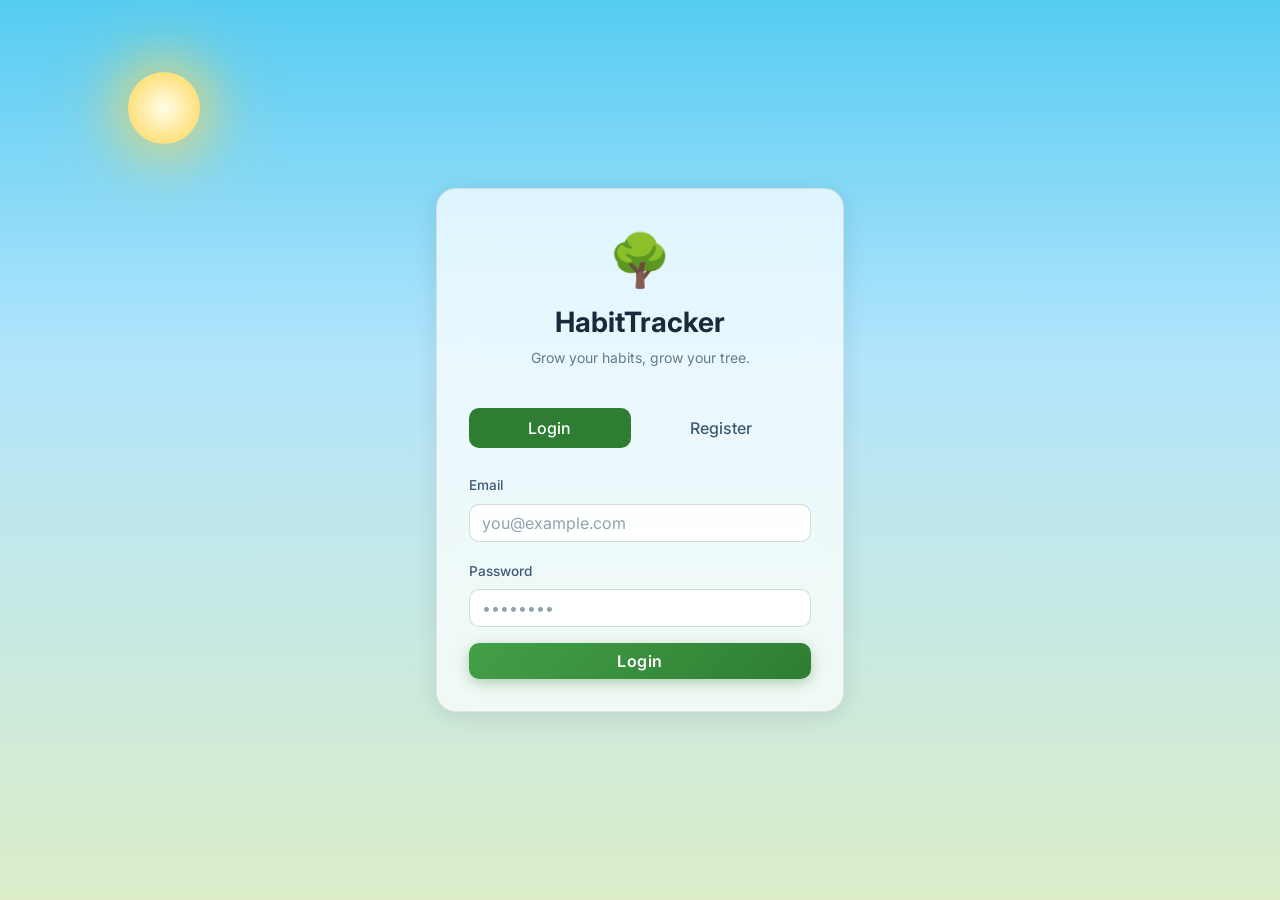
<file: index.html>
<!DOCTYPE html>
<html lang="en">
<head>
  <meta charset="UTF-8" />
  <meta name="viewport" content="width=device-width, initial-scale=1.0" />
  <title>HabitTracker — Login</title>
  <link rel="stylesheet" href="https://cdn.jsdelivr.net/npm/bootstrap@5.3.3/dist/css/bootstrap.min.css" />
  <link rel="stylesheet" href="css/main.css" />
  <script>
    // Apply theme before paint to avoid flash
    (function(){
      const h = new Date().getHours();
      document.documentElement.className = (h >= 6 && h < 18) ? 'day-theme' : 'night-theme';
    })();
  </script>
</head>
<body class="auth-page">

  <!-- Animated background scene -->
  <div class="bg-scene" id="bgScene"></div>

  <!-- Auth card -->
  <div class="auth-wrapper">
    <div class="auth-card card shadow-lg">
      <div class="text-center mb-4">
        <div class="auth-logo mb-2">🌳</div>
        <h3 class="fw-bold">HabitTracker</h3>
        <p class="text-muted small">Grow your habits, grow your tree.</p>
      </div>

      <!-- Tabs -->
      <ul class="nav nav-pills nav-fill mb-4" id="authTabs">
        <li class="nav-item">
          <button class="nav-link active" data-tab="login">Login</button>
        </li>
        <li class="nav-item">
          <button class="nav-link" data-tab="register">Register</button>
        </li>
      </ul>

      <!-- Alert -->
      <div id="authAlert" class="alert d-none" role="alert"></div>

      <!-- Login Form -->
      <form id="loginForm">
        <div class="mb-3">
          <label class="form-label">Email</label>
          <input type="email" id="loginEmail" class="form-control" placeholder="you@example.com" required />
        </div>
        <div class="mb-3">
          <label class="form-label">Password</label>
          <input type="password" id="loginPassword" class="form-control" placeholder="••••••••" required />
        </div>
        <button type="submit" class="btn btn-success w-100" id="loginBtn">
          <span class="btn-text">Login</span>
          <span class="spinner-border spinner-border-sm d-none ms-2" role="status"></span>
        </button>
      </form>

      <!-- Register Form -->
      <form id="registerForm" class="d-none">
        <div class="mb-3">
          <label class="form-label">Username</label>
          <input type="text" id="regUsername" class="form-control" placeholder="cooluser" required />
        </div>
        <div class="mb-3">
          <label class="form-label">Email</label>
          <input type="email" id="regEmail" class="form-control" placeholder="you@example.com" required />
        </div>
        <div class="mb-3">
          <label class="form-label">Password</label>
          <input type="password" id="regPassword" class="form-control" placeholder="••••••••" required />
        </div>
        <div class="mb-3">
          <label class="form-label">Confirm Password</label>
          <input type="password" id="regPassword2" class="form-control" placeholder="••••••••" required />
        </div>
        <button type="submit" class="btn btn-success w-100" id="registerBtn">
          <span class="btn-text">Create Account</span>
          <span class="spinner-border spinner-border-sm d-none ms-2" role="status"></span>
        </button>
      </form>
    </div>
  </div>

  <script src="https://cdn.jsdelivr.net/npm/jquery@3.7.1/dist/jquery.min.js"></script>
  <script src="https://cdn.jsdelivr.net/npm/bootstrap@5.3.3/dist/js/bootstrap.bundle.min.js"></script>
  <script src="js/api.js"></script>
  <script src="js/auth.js"></script>
  <script>
    // Build background scene
    (function () {
      const isDay = document.documentElement.classList.contains('day-theme');
      const scene = document.getElementById('bgScene');
      document.body.classList.add(isDay ? 'day-theme' : 'night-theme');

      if (isDay) {
        // Clouds
        for (let i = 1; i <= 4; i++) {
          const c = document.createElement('div');
          c.className = `cloud cloud-${i}`;
          scene.appendChild(c);
        }
        // Sun
        const sun = document.createElement('div');
        sun.style.cssText = 'position:absolute;top:8%;left:10%;width:72px;height:72px;border-radius:50%;background:radial-gradient(circle,#fffde7,#ffd54f);box-shadow:0 0 40px 16px rgba(255,213,79,.45),0 0 80px 30px rgba(255,213,79,.2);animation:moonGlow 4s ease-in-out infinite;';
        scene.appendChild(sun);
      } else {
        // Moon
        const moon = document.createElement('div');
        moon.className = 'moon';
        scene.appendChild(moon);
        // Stars
        for (let i = 0; i < 60; i++) {
          const s = document.createElement('div');
          s.className = 'star';
          s.style.cssText = `left:${Math.random()*100}%;top:${Math.random()*75}%;--dur:${2+Math.random()*3}s;--delay:${Math.random()*3}s;width:${Math.random()>0.7?4:2}px;height:${Math.random()>0.7?4:2}px;`;
          scene.appendChild(s);
        }
      }
    })();
  </script>
</body>
</html>
</file>
<file: css/main.css>
/* main.css — Gamified Growth Tree · Day / Night Theme */

/* ── Google Font ────────────────────────────────────────────────────────── */
@import url('https://fonts.googleapis.com/css2?family=Inter:wght@400;500;600;700&display=swap');

/* ── Global Reset ───────────────────────────────────────────────────────── */
*, *::before, *::after { box-sizing: border-box; }
html, body {
  margin: 0; padding: 0;
  font-family: 'Inter', 'Segoe UI', system-ui, sans-serif;
  height: 100%;
}

/* ══════════════════════════════════════════════════════════════════════════
   DAY THEME  (6 AM – 6 PM)
   ══════════════════════════════════════════════════════════════════════════ */
body.day-theme {
  --bg-gradient    : linear-gradient(180deg, #56CCF2 0%, #B3E5FC 40%, #DCEDC8 100%);
  --bg-card        : rgba(255,255,255,0.72);
  --bg-card-solid  : #ffffff;
  --bg-sidebar     : rgba(255,255,255,0.60);
  --bg-navbar      : rgba(255,255,255,0.85);
  --bg-panel       : rgba(255,255,255,0.90);
  --text-primary   : #1b2a3b;
  --text-secondary : #3d5a73;
  --text-muted     : #607d8b;
  --border-color   : rgba(0,0,0,0.08);
  --shadow         : 0 4px 24px rgba(0,0,0,0.10);
  --shadow-hover   : 0 8px 32px rgba(0,0,0,0.16);
  --accent-green   : #2e7d32;
  --accent-green-bg: rgba(46,125,50,0.12);
  --progress-bg    : rgba(0,0,0,0.08);
  --input-bg       : rgba(255,255,255,0.9);
  --input-border   : rgba(0,0,0,0.15);
  --modal-bg       : #ffffff;
}

/* ══════════════════════════════════════════════════════════════════════════
   NIGHT THEME  (6 PM – 6 AM)
   ══════════════════════════════════════════════════════════════════════════ */
body.night-theme {
  --bg-gradient    : linear-gradient(180deg, #0d0b1e 0%, #1a1040 45%, #12261e 100%);
  --bg-card        : rgba(255,255,255,0.07);
  --bg-card-solid  : #1a1a2e;
  --bg-sidebar     : rgba(255,255,255,0.05);
  --bg-navbar      : rgba(13,11,30,0.90);
  --bg-panel       : rgba(20,18,45,0.95);
  --text-primary   : #e8f5e9;
  --text-secondary : #a5d6a7;
  --text-muted     : #80cbc4;
  --border-color   : rgba(255,255,255,0.10);
  --shadow         : 0 4px 24px rgba(0,0,0,0.45);
  --shadow-hover   : 0 8px 32px rgba(0,0,0,0.60);
  --accent-green   : #66bb6a;
  --accent-green-bg: rgba(102,187,106,0.15);
  --progress-bg    : rgba(255,255,255,0.10);
  --input-bg       : rgba(255,255,255,0.08);
  --input-border   : rgba(255,255,255,0.15);
  --modal-bg       : #1e1b3a;
}

/* ── Animated background ────────────────────────────────────────────────── */
body { background: var(--bg-gradient); color: var(--text-primary); }
body.dashboard-page, body.auth-page { min-height: 100vh; }

/* ── Background scene container ─────────────────────────────────────────── */
.bg-scene {
  position: fixed; inset: 0; z-index: 0;
  background: var(--bg-gradient);
  overflow: hidden;
  pointer-events: none;
}

/* ── Clouds (day only) ──────────────────────────────────────────────────── */
.cloud {
  position: absolute;
  background: rgba(255,255,255,0.85);
  border-radius: 50px;
  filter: blur(2px);
}
.cloud::before, .cloud::after {
  content: '';
  position: absolute;
  background: rgba(255,255,255,0.85);
  border-radius: 50%;
}
.cloud-1 { width:120px; height:38px; top:8%; left:-140px;
  animation: floatCloud 28s linear infinite; }
.cloud-1::before { width:70px; height:60px; top:-28px; left:15px; }
.cloud-1::after  { width:50px; height:45px; top:-18px; left:55px; }

.cloud-2 { width:160px; height:48px; top:18%; left:-180px;
  animation: floatCloud 38s linear 10s infinite; }
.cloud-2::before { width:90px; height:72px; top:-36px; left:18px; }
.cloud-2::after  { width:65px; height:52px; top:-24px; left:78px; }

.cloud-3 { width:90px; height:30px; top:32%; left:-110px;
  animation: floatCloud 22s linear 5s infinite; }
.cloud-3::before { width:55px; height:48px; top:-24px; left:12px; }
.cloud-3::after  { width:40px; height:34px; top:-14px; left:42px; }

.cloud-4 { width:140px; height:42px; top:50%; left:-160px;
  animation: floatCloud 45s linear 18s infinite; }
.cloud-4::before { width:80px; height:64px; top:-32px; left:14px; }
.cloud-4::after  { width:60px; height:48px; top:-22px; left:66px; }

@keyframes floatCloud {
  from { transform: translateX(-10px); }
  to   { transform: translateX(110vw); }
}

/* ── Moon (night only) ──────────────────────────────────────────────────── */
.moon {
  position: absolute;
  top: 6%;  right: 8%;
  width: 64px; height: 64px;
  border-radius: 50%;
  background: radial-gradient(circle at 35% 35%, #fff9c4, #ffd54f);
  box-shadow: 0 0 30px 10px rgba(255,213,79,.35),
              0 0 60px 20px rgba(255,213,79,.15);
  animation: moonGlow 4s ease-in-out infinite;
}
@keyframes moonGlow {
  0%,100% { box-shadow: 0 0 30px 10px rgba(255,213,79,.35), 0 0 60px 20px rgba(255,213,79,.15); }
  50%     { box-shadow: 0 0 40px 16px rgba(255,213,79,.55), 0 0 80px 30px rgba(255,213,79,.25); }
}

/* ── Stars (night only) ─────────────────────────────────────────────────── */
.star {
  position: absolute;
  width: 3px; height: 3px;
  border-radius: 50%;
  background: #fff;
  animation: twinkle var(--dur,3s) ease-in-out var(--delay,0s) infinite;
}
@keyframes twinkle {
  0%,100% { opacity: 0.2; transform: scale(1); }
  50%     { opacity: 1;   transform: scale(1.4); }
}

/* ── Utility ────────────────────────────────────────────────────────────── */
.glass {
  background: var(--bg-card);
  backdrop-filter: blur(14px);
  -webkit-backdrop-filter: blur(14px);
  border: 1px solid var(--border-color);
  border-radius: 16px;
  box-shadow: var(--shadow);
}
.glass:hover { box-shadow: var(--shadow-hover); }

/* ══════════════════════════════════════════════════════════════════════════
   AUTH PAGE
   ══════════════════════════════════════════════════════════════════════════ */
body.auth-page {
  display: flex;
  align-items: center;
  justify-content: center;
  position: relative;
  overflow: hidden;
}

.auth-wrapper { position: relative; z-index: 10; width: 100%; max-width: 440px; padding: 1rem; }

.auth-card {
  background: var(--bg-card) !important;
  backdrop-filter: blur(18px) !important;
  -webkit-backdrop-filter: blur(18px) !important;
  border: 1px solid var(--border-color) !important;
  border-radius: 20px !important;
  box-shadow: var(--shadow) !important;
  color: var(--text-primary) !important;
  padding: 2rem !important;
}

.auth-logo { font-size: 3.2rem; animation: floatEmoji 3s ease-in-out infinite; }
@keyframes floatEmoji {
  0%,100% { transform: translateY(0); }
  50%     { transform: translateY(-8px); }
}

.auth-card h3 { color: var(--text-primary); font-weight: 700; }
.auth-card .text-muted { color: var(--text-muted) !important; }

.auth-card .nav-pills .nav-link {
  color: var(--text-secondary);
  border-radius: 10px;
  transition: all .2s;
  font-weight: 500;
}
.auth-card .nav-pills .nav-link.active {
  background: var(--accent-green);
  color: #fff;
}

.auth-card .form-label { color: var(--text-secondary); font-size: .85rem; font-weight: 500; }

.auth-card .form-control,
.auth-card .form-select {
  background: var(--input-bg);
  border: 1.5px solid var(--input-border);
  color: var(--text-primary);
  border-radius: 10px;
  transition: border-color .2s, box-shadow .2s;
}
.auth-card .form-control::placeholder { color: var(--text-muted); opacity: .7; }
.auth-card .form-control:focus,
.auth-card .form-select:focus {
  background: var(--input-bg);
  border-color: var(--accent-green);
  color: var(--text-primary);
  box-shadow: 0 0 0 3px var(--accent-green-bg);
  outline: none;
}

.auth-card .btn-success {
  background: linear-gradient(135deg, #43a047, #2e7d32);
  border: none;
  border-radius: 10px;
  font-weight: 600;
  letter-spacing: .03em;
  transition: all .25s;
  box-shadow: 0 4px 14px rgba(46,125,50,.35);
}
.auth-card .btn-success:hover {
  transform: translateY(-2px);
  box-shadow: 0 6px 20px rgba(46,125,50,.50);
}
.auth-card .btn-success:active { transform: translateY(0); }

#authAlert { border-radius: 10px; font-size: .88rem; }

/* ══════════════════════════════════════════════════════════════════════════
   DASHBOARD PAGE
   ══════════════════════════════════════════════════════════════════════════ */
body.dashboard-page {
  display: flex;
  flex-direction: column;
  height: 100vh;
  overflow: hidden;
  position: relative;
}

/* ── Navbar ─────────────────────────────────────────────────────────────── */
.app-navbar {
  position: relative; z-index: 100;
  background: var(--bg-navbar) !important;
  backdrop-filter: blur(14px);
  -webkit-backdrop-filter: blur(14px);
  border-bottom: 1px solid var(--border-color);
  flex-shrink: 0;
  padding: .6rem 1.2rem;
}
.app-navbar .navbar-brand {
  font-weight: 700; font-size: 1.2rem;
  color: var(--text-primary) !important;
}
.app-navbar .nav-meta { color: var(--text-secondary); font-size: .85rem; }

.streak-badge {
  display: inline-flex; align-items: center; gap: .3rem;
  background: linear-gradient(135deg, #ff6f00, #ff8f00);
  color: #fff; font-weight: 700; font-size: .95rem;
  padding: .25rem .7rem; border-radius: 20px;
  box-shadow: 0 2px 10px rgba(255,111,0,.40);
  animation: streakPulse 2.5s ease-in-out infinite;
}
@keyframes streakPulse {
  0%,100% { box-shadow: 0 2px 10px rgba(255,111,0,.40); }
  50%     { box-shadow: 0 2px 18px rgba(255,111,0,.70); }
}

.stage-badge {
  background: linear-gradient(135deg, #2e7d32, #43a047);
  color: #fff; font-weight: 600; font-size: .82rem;
  padding: .22rem .6rem; border-radius: 20px;
}

/* ── App body ────────────────────────────────────────────────────────────── */
.app-body {
  flex: 1; display: flex; overflow: hidden;
  position: relative; z-index: 10;
}

/* ── Sidebar ─────────────────────────────────────────────────────────────── */
.app-sidebar {
  width: 280px; flex-shrink: 0;
  background: var(--bg-sidebar);
  backdrop-filter: blur(14px);
  -webkit-backdrop-filter: blur(14px);
  border-right: 1px solid var(--border-color);
  display: flex; flex-direction: column;
  overflow: hidden;
  transition: transform .3s ease;
}

.sidebar-header {
  padding: .85rem 1rem .6rem;
  border-bottom: 1px solid var(--border-color);
  display: flex; align-items: center; justify-content: space-between;
}
.sidebar-header h6 { color: var(--text-primary); font-weight: 700; margin: 0; font-size: .9rem; }

.sidebar-scroll { flex: 1; overflow-y: auto; padding: .5rem; }
.sidebar-scroll::-webkit-scrollbar { width: 4px; }
.sidebar-scroll::-webkit-scrollbar-track { background: transparent; }
.sidebar-scroll::-webkit-scrollbar-thumb { background: var(--border-color); border-radius: 4px; }

/* Sidebar accordion */
.sidebar-accordion .accordion-item {
  background: transparent;
  border: none;
  margin-bottom: .4rem;
}
.sidebar-accordion .accordion-button {
  background: var(--bg-card);
  backdrop-filter: blur(8px);
  color: var(--text-primary);
  font-size: .85rem; font-weight: 600;
  padding: .6rem .8rem;
  border-radius: 10px !important;
  border: 1px solid var(--border-color);
  box-shadow: none;
  transition: all .2s;
  gap: .4rem;
}
.sidebar-accordion .accordion-button:not(.collapsed) {
  background: var(--accent-green-bg);
  color: var(--accent-green);
  border-bottom-left-radius: 0 !important;
  border-bottom-right-radius: 0 !important;
  border-bottom-color: transparent;
}
.sidebar-accordion .accordion-button::after { filter: none; }
.night-theme .sidebar-accordion .accordion-button::after { filter: invert(1); }

.sidebar-accordion .accordion-collapse { border-radius: 0 0 10px 10px; overflow: hidden; }
.sidebar-accordion .accordion-body {
  background: var(--bg-card);
  border: 1px solid var(--border-color);
  border-top: none;
  border-radius: 0 0 10px 10px;
  padding: .5rem .6rem;
}

/* Branch card in sidebar */
.branch-card-sidebar {
  background: transparent;
  border-left: 3px solid;
  border-radius: 8px;
  padding: .5rem .65rem;
  margin-bottom: .4rem;
  cursor: pointer;
  transition: all .2s;
}
.branch-card-sidebar:hover {
  background: var(--accent-green-bg);
  transform: translateX(3px);
}
.branch-card-sidebar .branch-name {
  font-size: .82rem; font-weight: 600;
  color: var(--text-primary);
  white-space: nowrap; overflow: hidden; text-overflow: ellipsis;
}
.branch-card-sidebar .branch-meta {
  font-size: .72rem; color: var(--text-muted);
  display: flex; justify-content: space-between; margin-top: 2px;
}
.branch-progress { height: 3px; border-radius: 3px; background: var(--progress-bg); margin-top: 4px; }
.branch-progress-bar { height: 100%; border-radius: 3px; transition: width .4s ease; }

/* ── Main content area ───────────────────────────────────────────────────── */
.main-area {
  flex: 1; display: flex; overflow: hidden; position: relative;
}

/* ── Tree panel ─────────────────────────────────────────────────────────── */
.tree-panel {
  flex: 1; position: relative; overflow: hidden;
}

.day-theme .tree-panel {
  background: radial-gradient(ellipse at 50% 100%, #66BB6A 0%, #AED581 15%, #80DEEA 55%, transparent 80%);
}
.night-theme .tree-panel {
  background: radial-gradient(ellipse at 50% 100%, #1B5E20 0%, #1a237e 40%, transparent 80%);
}

#tree-canvas {
  display: block; width: 100%; height: 100%; cursor: default;
}

.tree-loading {
  position: absolute; inset: 0;
  background: rgba(0,0,0,.15);
  backdrop-filter: blur(4px);
  z-index: 10;
  display: flex; align-items: center; justify-content: center;
}
.day-theme .tree-loading { background: rgba(255,255,255,.30); }

.tree-empty {
  position: absolute; inset: 0;
  display: flex; flex-direction: column; align-items: center; justify-content: center;
}
.tree-empty-icon { font-size: 5rem; animation: floatEmoji 3s ease-in-out infinite; }
.tree-empty p { color: var(--text-secondary); font-size: 1.05rem; margin: .5rem 0 1rem; }

/* ── Detail panel ───────────────────────────────────────────────────────── */
.detail-panel {
  width: 360px; flex-shrink: 0;
  background: var(--bg-panel);
  backdrop-filter: blur(18px);
  -webkit-backdrop-filter: blur(18px);
  border-left: 1px solid var(--border-color);
  display: flex; flex-direction: column;
  overflow: hidden;
  animation: slideIn .22s cubic-bezier(.22,1,.36,1);
}
@keyframes slideIn {
  from { transform: translateX(30px); opacity: 0; }
  to   { transform: translateX(0);    opacity: 1; }
}

.panel-header {
  padding: .9rem 1rem;
  border-bottom: 1px solid var(--border-color);
  display: flex; align-items: center; justify-content: space-between;
  background: transparent;
}
.panel-header h6 { color: var(--text-primary); font-weight: 700; margin: 0; }

.panel-body { flex: 1; overflow-y: auto; padding: 1rem; color: var(--text-primary); }
.panel-body::-webkit-scrollbar { width: 4px; }
.panel-body::-webkit-scrollbar-thumb { background: var(--border-color); border-radius: 4px; }

.panel-body h5, .panel-body p { color: var(--text-primary); }
.panel-body .text-muted { color: var(--text-muted) !important; }

/* Panel task list */
.panel-body .list-group-item {
  background: var(--bg-card);
  border-color: var(--border-color);
  color: var(--text-primary);
  border-radius: 10px !important;
  margin-bottom: .35rem;
  transition: all .18s;
}
.panel-body .list-group-item:hover {
  background: var(--accent-green-bg);
  transform: translateX(3px);
}
.panel-body .list-group-item small { color: var(--text-muted) !important; }

.panel-body .progress { background: var(--progress-bg); }

/* Panel action buttons */
.panel-body .back-to-branch {
  background: var(--bg-card);
  border: 1px solid var(--border-color);
  color: var(--text-secondary);
  border-radius: 8px;
  font-size: .82rem;
  transition: all .2s;
}
.panel-body .back-to-branch:hover {
  background: var(--accent-green-bg);
  color: var(--accent-green);
  border-color: var(--accent-green);
}

/* ── FAB ─────────────────────────────────────────────────────────────────── */
.fab-btn {
  position: fixed; bottom: 28px; right: 28px;
  width: 56px; height: 56px;
  background: linear-gradient(135deg, #43a047, #2e7d32);
  border: none; border-radius: 50%;
  font-size: 1.6rem; color: #fff; font-weight: 300;
  box-shadow: 0 4px 18px rgba(46,125,50,.50);
  z-index: 1000; cursor: pointer;
  display: flex; align-items: center; justify-content: center;
  line-height: 1;
  transition: all .25s;
}
.fab-btn:hover {
  transform: scale(1.10) rotate(45deg);
  box-shadow: 0 6px 24px rgba(46,125,50,.65);
}

/* ── Modals ──────────────────────────────────────────────────────────────── */
.modal-content {
  background: var(--modal-bg) !important;
  border: 1px solid var(--border-color) !important;
  border-radius: 18px !important;
  color: var(--text-primary) !important;
  box-shadow: 0 16px 48px rgba(0,0,0,.25) !important;
}
.modal-header { border-bottom: 1px solid var(--border-color) !important; }
.modal-footer { border-top:    1px solid var(--border-color) !important; }
.modal-title  { color: var(--text-primary) !important; font-weight: 700; }
.btn-close    { filter: none; }
.night-theme .btn-close { filter: invert(1); }

.modal-content .form-label { color: var(--text-secondary); font-size: .83rem; font-weight: 500; }
.modal-content .form-control,
.modal-content .form-select {
  background: var(--input-bg) !important;
  border: 1.5px solid var(--input-border) !important;
  color: var(--text-primary) !important;
  border-radius: 10px;
  transition: border-color .2s, box-shadow .2s;
}
.modal-content .form-control::placeholder { color: var(--text-muted); opacity: .65; }
.modal-content .form-control:focus,
.modal-content .form-select:focus {
  border-color: var(--accent-green) !important;
  box-shadow: 0 0 0 3px var(--accent-green-bg) !important;
  outline: none;
}
.modal-content select.form-select option { background: var(--modal-bg); color: var(--text-primary); }

/* ── Badges (dynamic panel) ──────────────────────────────────────────────── */
.panel-body .badge { border-radius: 8px; font-weight: 600; font-size: .75rem; }

/* ── Sidebar mobile toggle ───────────────────────────────────────────────── */
#sidebarToggle {
  display: none;
  position: fixed; bottom: 90px; right: 28px;
  width: 44px; height: 44px;
  background: var(--bg-card);
  border: 1px solid var(--border-color);
  border-radius: 50%; z-index: 999; cursor: pointer;
  align-items: center; justify-content: center;
  font-size: 1.2rem; color: var(--text-primary);
  box-shadow: var(--shadow);
  transition: all .2s;
}
#sidebarToggle:hover { background: var(--accent-green-bg); color: var(--accent-green); }

/* ══════════════════════════════════════════════════════════════════════════
   LEADERBOARD PAGE
   ══════════════════════════════════════════════════════════════════════════ */
body.lb-page {
  min-height: 100vh; position: relative; overflow-x: hidden;
}

.lb-nav {
  position: relative; z-index: 100;
  background: var(--bg-navbar) !important;
  backdrop-filter: blur(14px);
  -webkit-backdrop-filter: blur(14px);
  border-bottom: 1px solid var(--border-color);
  padding: .65rem 1.2rem;
}
.lb-nav .fw-bold { color: var(--text-primary) !important; }

.lb-wrap {
  position: relative; z-index: 10;
  max-width: 900px; margin: 0 auto; padding: 2rem 1rem;
}

.lb-card {
  background: var(--bg-card);
  backdrop-filter: blur(16px);
  -webkit-backdrop-filter: blur(16px);
  border: 1px solid var(--border-color);
  border-radius: 18px; overflow: hidden;
  box-shadow: var(--shadow);
}

.lb-controls {
  display: flex; flex-wrap: wrap; gap: .5rem;
  align-items: center; padding: 1rem 1.2rem;
  border-bottom: 1px solid var(--border-color);
  background: var(--bg-card);
}
.lb-controls label { color: var(--text-muted); font-size: .83rem; margin-bottom: 0; }

.sort-btn {
  color: var(--text-secondary) !important;
  border-color: var(--border-color) !important;
  border-radius: 10px !important;
  font-size: .8rem !important;
  background: var(--bg-card) !important;
  transition: all .18s;
}
.sort-btn:hover { background: var(--accent-green-bg) !important; color: var(--accent-green) !important; }
.sort-btn.active {
  background: linear-gradient(135deg,#43a047,#2e7d32) !important;
  border-color: transparent !important; color: #fff !important;
  box-shadow: 0 2px 10px rgba(46,125,50,.35);
}

.lb-controls .form-select {
  background: var(--input-bg); border: 1px solid var(--input-border);
  color: var(--text-primary); border-radius: 10px; font-size: .83rem;
}

.lb-table { width: 100%; border-collapse: collapse; }
.lb-table thead th {
  background: var(--bg-card);
  color: var(--text-muted);
  font-size: .77rem; text-transform: uppercase; letter-spacing: .04em;
  padding: .65rem 1rem;
  border-bottom: 1px solid var(--border-color);
}
.lb-table tbody tr {
  transition: background .15s; border-bottom: 1px solid var(--border-color);
}
.lb-table tbody tr:hover { background: var(--accent-green-bg); }
.lb-table td {
  padding: .75rem 1rem; font-size: .88rem;
  vertical-align: middle; color: var(--text-primary);
}

.rank-badge {
  display: inline-flex; align-items: center; justify-content: center;
  width: 30px; height: 30px; border-radius: 50%;
  background: var(--bg-card); color: var(--text-primary);
  font-weight: 700; font-size: .84rem;
  border: 1px solid var(--border-color);
}
.rank-1 .rank-badge { background: linear-gradient(135deg,#ffd700,#ff8f00); color:#000; border:none; box-shadow:0 2px 10px rgba(255,215,0,.5); }
.rank-2 .rank-badge { background: linear-gradient(135deg,#e0e0e0,#9e9e9e); color:#000; border:none; }
.rank-3 .rank-badge { background: linear-gradient(135deg,#cd7f32,#8d5524); color:#fff; border:none; }

.you-row td { background: var(--accent-green-bg) !important; }
.you-badge {
  font-size: .68rem; background: var(--accent-green); color:#fff;
  padding: 1px 7px; border-radius: 20px; margin-left: 6px; vertical-align: middle;
}

.score-pill {
  background: linear-gradient(135deg,#1976d2,#0d47a1);
  color: #fff; padding: 3px 12px; border-radius: 20px;
  font-size: .8rem; font-weight: 700;
  box-shadow: 0 2px 8px rgba(25,118,210,.35);
}

#lbEmpty, #lbLoading { text-align: center; padding: 3rem; color: var(--text-muted); }
#lbLoading .spinner-border { width: 1.4rem; height: 1.4rem; color: var(--accent-green); }

.lb-footer { color: var(--text-muted) !important; }
.lb-footer a { color: var(--accent-green) !important; }

/* ══════════════════════════════════════════════════════════════════════════
   MICRO ANIMATIONS
   ══════════════════════════════════════════════════════════════════════════ */
.btn {
  transition: transform .18s, box-shadow .18s;
}
.btn:hover  { transform: translateY(-1px); }
.btn:active { transform: translateY(0); }

.card-hover {
  transition: transform .25s, box-shadow .25s;
  border-radius: 14px;
}
.card-hover:hover {
  transform: translateY(-4px);
  box-shadow: var(--shadow-hover);
}

/* ── Responsive ─────────────────────────────────────────────────────────── */
@media (max-width: 768px) {
  .app-sidebar {
    position: fixed; top: 0; left: 0; bottom: 0;
    z-index: 500; transform: translateX(-100%);
  }
  .app-sidebar.open { transform: translateX(0); }
  #sidebarToggle { display: flex; }

  .detail-panel {
    width: 100%; position: fixed; bottom: 0; left: 0;
    height: 65vh; border-top: 1px solid var(--border-color);
    border-left: none; border-radius: 18px 18px 0 0;
    z-index: 400;
  }

  .app-navbar .d-flex.gap-2 { gap: .4rem !important; }
  .app-navbar .btn { font-size: .75rem; padding: .25rem .5rem; }
  .streak-badge { font-size: .8rem; }
}

@media (max-width: 480px) {
  .lb-controls { flex-direction: column; align-items: flex-start; }
  .lb-controls .ms-auto { margin-left: 0 !important; }
}
</file>
<file: css/analytics.css>
/* analytics.css — Goal Fulfillment Stats page */

/* ── Page layout ─────────────────────────────────────────────────────────── */
.analytics-page {
  background: var(--bg-gradient);
  min-height: 100vh;
}

.analytics-body {
  max-width: 1100px;
  margin: 0 auto;
  padding-top: calc(var(--navbar-height, 56px) + 1rem) !important;
}

/* ── Stat cards (top row) ────────────────────────────────────────────────── */
.stat-card {
  background: var(--bg-card);
  border: 1px solid var(--border-color);
  border-radius: 16px;
  padding: 1.1rem 1rem;
  text-align: center;
  backdrop-filter: blur(10px);
  box-shadow: var(--shadow);
  transition: transform .2s, box-shadow .2s;
}
.stat-card:hover {
  transform: translateY(-3px);
  box-shadow: var(--shadow-hover);
}
.streak-card {
  border-color: #ff6b35;
  background: rgba(255, 107, 53, 0.08);
}
.stat-icon {
  font-size: 1.6rem;
  line-height: 1;
  margin-bottom: .35rem;
}
.stat-value {
  font-size: 1.8rem;
  font-weight: 700;
  color: var(--text-primary);
  line-height: 1.1;
}
.stat-label {
  font-size: .75rem;
  color: var(--text-muted);
  margin-top: .2rem;
  text-transform: uppercase;
  letter-spacing: .04em;
}

/* ── Generic analytics card ──────────────────────────────────────────────── */
.analytics-card {
  background: var(--bg-card);
  border: 1px solid var(--border-color);
  border-radius: 16px;
  padding: 1.25rem 1.4rem;
  backdrop-filter: blur(10px);
  box-shadow: var(--shadow);
}
.card-title-row {
  display: flex;
  align-items: center;
  justify-content: space-between;
  flex-wrap: wrap;
  gap: .5rem;
}
.card-title-text {
  font-weight: 600;
  font-size: 1rem;
  color: var(--text-primary);
}
.card-subtitle {
  font-size: .78rem;
  color: var(--text-muted);
}

/* ── Today's donut ───────────────────────────────────────────────────────── */
.today-donut-wrap {
  width: 90px;
  flex-shrink: 0;
}
.today-donut {
  width: 90px;
  height: 90px;
}
.donut-bg {
  fill: none;
  stroke: var(--progress-bg);
  stroke-width: 10;
}
.donut-fill {
  fill: none;
  stroke: #2d8a4e;
  stroke-width: 10;
  stroke-linecap: round;
  transition: stroke-dasharray .7s ease;
}
.donut-text {
  fill: var(--text-primary);
  font-size: 14px;
  font-weight: 700;
  font-family: 'Inter', sans-serif;
  text-anchor: middle;
}
.today-stat-row {
  display: flex;
  align-items: center;
  gap: .5rem;
}
.today-dot {
  width: 8px;
  height: 8px;
  border-radius: 50%;
  flex-shrink: 0;
}
.today-dot-done    { background: #2d8a4e; }
.today-dot-pending { background: #ffa726; }
.today-dot-total   { background: var(--text-muted); }

/* ── Daily limits ────────────────────────────────────────────────────────── */
.branch-progress {
  height: 8px;
  background: var(--progress-bg);
  border-radius: 99px;
  overflow: hidden;
}
.branch-progress-bar {
  height: 100%;
  border-radius: 99px;
  transition: width .6s ease;
}

/* ── 30-day Calendar Grid ────────────────────────────────────────────────── */
.calendar-grid {
  display: grid;
  grid-template-columns: repeat(auto-fill, minmax(30px, 1fr));
  gap: 5px;
}
.cal-cell {
  aspect-ratio: 1;
  border-radius: 6px;
  cursor: pointer;
  position: relative;
  transition: transform .15s;
}
.cal-cell:hover { transform: scale(1.25); z-index: 2; }
.cal-cell .cal-tooltip {
  display: none;
  position: absolute;
  bottom: calc(100% + 6px);
  left: 50%;
  transform: translateX(-50%);
  background: var(--bg-card-solid);
  border: 1px solid var(--border-color);
  border-radius: 8px;
  padding: .35rem .65rem;
  font-size: .72rem;
  color: var(--text-primary);
  white-space: nowrap;
  box-shadow: var(--shadow);
  z-index: 100;
  pointer-events: none;
}
.cal-cell:hover .cal-tooltip { display: block; }
.legend-dot {
  display: inline-block;
  width: 10px; height: 10px;
  border-radius: 3px;
}

/* ── Branch health list ──────────────────────────────────────────────────── */
.branch-health-list {
  display: flex;
  flex-direction: column;
  gap: .75rem;
}
.branch-health-item {
  display: flex;
  align-items: center;
  gap: .75rem;
  padding: .7rem .9rem;
  background: var(--bg-card-solid);
  border: 1px solid var(--border-color);
  border-radius: 12px;
  transition: box-shadow .2s;
}
.branch-health-item:hover { box-shadow: var(--shadow-hover); }
.bh-icon {
  font-size: 1.4rem;
  width: 38px;
  height: 38px;
  border-radius: 10px;
  display: flex;
  align-items: center;
  justify-content: center;
  flex-shrink: 0;
}
.bh-info { flex: 1; min-width: 0; }
.bh-name {
  font-weight: 600;
  font-size: .9rem;
  color: var(--text-primary);
  white-space: nowrap;
  overflow: hidden;
  text-overflow: ellipsis;
}
.bh-meta {
  font-size: .75rem;
  color: var(--text-muted);
  margin-top: .1rem;
}
.bh-progress-wrap { width: 160px; flex-shrink: 0; }
.bh-progress-label {
  font-size: .72rem;
  color: var(--text-muted);
  text-align: right;
  margin-bottom: 2px;
}
.bh-streak {
  text-align: right;
  min-width: 50px;
  flex-shrink: 0;
}
.bh-streak-val {
  font-weight: 700;
  font-size: 1rem;
  color: var(--text-primary);
}
.bh-streak-lbl {
  font-size: .7rem;
  color: var(--text-muted);
}

/* ── Login calendar ──────────────────────────────────────────────────────── */
.login-streak-pill {
  display: inline-block;
  padding: .2rem .7rem;
  border-radius: 99px;
  font-size: .78rem;
  font-weight: 600;
}
.logged-in-pill {
  background: rgba(0, 151, 167, 0.15);
  color: #00bcd4;
  border: 1px solid rgba(0, 151, 167, 0.35);
}
.best-pill {
  background: rgba(255, 193, 7, 0.12);
  color: #ffc107;
  border: 1px solid rgba(255, 193, 7, 0.25);
}
.lc-legend-item {
  display: inline-flex;
  align-items: center;
  gap: 5px;
  font-size: .75rem;
  color: var(--text-muted);
}

/* Header row with controls */
.lc-header {
  display: flex;
  align-items: center;
  justify-content: space-between;
  flex-wrap: wrap;
  gap: .75rem;
}
.lc-controls {
  display: flex;
  align-items: center;
  gap: 6px;
}
.lc-nav-btn {
  background: var(--bg-card);
  border: 1px solid var(--border-color);
  color: var(--text-primary);
  border-radius: 8px;
  width: 30px;
  height: 30px;
  font-size: 1.1rem;
  line-height: 1;
  cursor: pointer;
  display: flex;
  align-items: center;
  justify-content: center;
  transition: background .15s;
}
.lc-nav-btn:hover { background: var(--accent-green-bg); }
.lc-select {
  background: var(--bg-card);
  border: 1px solid var(--border-color);
  color: var(--text-primary);
  border-radius: 8px;
  padding: .25rem .5rem;
  font-size: .82rem;
  font-family: inherit;
  cursor: pointer;
  outline: none;
}
.lc-select:focus { border-color: var(--accent-green); }

/* Day-of-week header */
.login-cal-dow-row {
  display: grid;
  grid-template-columns: repeat(7, 1fr);
  gap: 4px;
  margin-bottom: 4px;
}
.login-cal-dow-row span {
  text-align: center;
  font-size: .68rem;
  color: var(--text-muted);
  font-weight: 600;
  text-transform: uppercase;
  letter-spacing: .03em;
  padding: .15rem 0;
}

/* Calendar grid — fixed 6-row month view */
.login-calendar-grid {
  display: grid;
  grid-template-columns: repeat(7, 1fr);
  gap: 5px;
}
.login-cal-cell {
  border-radius: 8px;
  border: 1px solid var(--border-color);
  position: relative;
  cursor: default;
  padding: 4px 5px;
  min-height: 44px;
  display: flex;
  flex-direction: column;
  align-items: flex-start;
  justify-content: flex-start;
  transition: transform .15s, box-shadow .15s;
}
.login-cal-cell:hover { transform: scale(1.06); z-index: 2; box-shadow: 0 4px 12px rgba(0,0,0,.25); }

/* date number inside cell */
.lc-date-num {
  font-size: .72rem;
  font-weight: 600;
  line-height: 1;
  color: rgba(255,255,255,0.9);
}
/* status icon at bottom-right */
.lc-status-dot {
  width: 6px;
  height: 6px;
  border-radius: 50%;
  background: rgba(255,255,255,0.55);
  position: absolute;
  bottom: 5px;
  right: 5px;
}

/* State colors */
.login-cal-cell.lc-logged-in {
  background: #0097a7;
  border-color: #00bcd4;
}
.login-cal-cell.lc-logged-in .lc-date-num { color: #fff; }
.login-cal-cell.lc-logged-in .lc-status-dot { background: #b2ebf2; }

.login-cal-cell.lc-missed {
  background: #b71c1c;
  border-color: #ef5350;
}
.login-cal-cell.lc-missed .lc-date-num { color: #ffcdd2; }

.login-cal-cell.lc-before {
  background: var(--bg-card);
  border-color: var(--border-color);
  opacity: .5;
}
.login-cal-cell.lc-before .lc-date-num { color: var(--text-muted); }

.login-cal-cell.lc-future {
  background: var(--bg-card);
  border-color: var(--border-color);
}
.login-cal-cell.lc-future .lc-date-num { color: var(--text-muted); }

/* today highlight ring */
.login-cal-cell.lc-today {
  outline: 2px solid #ffc107;
  outline-offset: -2px;
}

/* empty spacers (outside month) */
.login-cal-cell.lc-empty {
  background: transparent;
  border-color: transparent;
  pointer-events: none;
}

/* Tooltip */
.login-cal-cell .lc-tooltip {
  display: none;
  position: absolute;
  bottom: calc(100% + 6px);
  left: 50%;
  transform: translateX(-50%);
  background: var(--bg-card-solid);
  border: 1px solid var(--border-color);
  border-radius: 8px;
  padding: .3rem .65rem;
  font-size: .72rem;
  color: var(--text-primary);
  white-space: nowrap;
  box-shadow: var(--shadow);
  z-index: 100;
  pointer-events: none;
}
.login-cal-cell:hover .lc-tooltip { display: block; }

/* ── Overview stacked bar ────────────────────────────────────────────────── */
.overview-num {
  font-size: 2rem;
  font-weight: 700;
}
.overview-label {
  font-size: .75rem;
  color: var(--text-muted);
  text-transform: uppercase;
  letter-spacing: .04em;
}
.stacked-bar-wrap {
  height: 14px;
  background: var(--progress-bg);
  border-radius: 99px;
  overflow: hidden;
}
.stacked-bar {
  height: 100%;
  display: flex;
  border-radius: 99px;
  overflow: hidden;
}
.stacked-seg {
  height: 100%;
  transition: width .6s ease;
}
</file>
<file: css/tree.css>
/* tree.css — Realistic SVG tree: trunk, branches, shaped leaves, ground */

/* ── Trunk grow animation ───────────────────────────────────────────────── */
@keyframes trunkGrow {
  from { transform: scaleY(0); }
  to   { transform: scaleY(1); }
}
.trunk-body {
  transform-origin: center bottom;
  transform-box: fill-box;
  animation: trunkGrow .7s cubic-bezier(.22,1,.36,1) both;
}

/* ── Branch reveal animation ────────────────────────────────────────────── */
@keyframes branchReveal {
  from { opacity: 0; transform: scale(0.6); }
  to   { opacity: 1; transform: scale(1); }
}
.branch-node {
  transform-box: fill-box;
  transform-origin: center left;
  animation: branchReveal .45s ease-out both;
  transition: opacity .18s;
}
.branch-node:hover { opacity: .85; }
.branch-node:hover > path:first-child {
  filter: drop-shadow(0 0 5px rgba(255,255,255,.18));
}

/* ── Leaf appear animation ──────────────────────────────────────────────── */
/* NOTE: .leaf-node is the INNER animation <g> — the outer positioning <g>
   uses only the SVG transform attribute. This separation prevents the CSS
   `transform` property from overriding SVG attribute transforms (which would
   snap all leaves to the SVG origin and make them invisible). */
@keyframes leafAppear {
  from { opacity: 0; transform: scale(0); }
  to   { opacity: 1; transform: scale(1); }
}

.leaf-node {
  transform-box: fill-box;
  transform-origin: center;
  animation: leafAppear .32s ease-out both;
  pointer-events: none; /* clicks handled by outer posG */
}
.leaf-node:hover {
  filter: drop-shadow(0 0 4px rgba(255,255,255,.55));
}

/* ── Pending bud: pulse while waiting ──────────────────────────────────── */
@keyframes budPulse {
  0%, 100% { opacity: 1;    transform: scale(1);    }
  50%       { opacity: .6;  transform: scale(0.82); }
}
.leaf-pending {
  animation: leafAppear .32s ease-out both,
             budPulse 2.2s ease-in-out .4s infinite;
}

/* ── Completed leaf: gentle sway from the stem base ────────────────────── */
@keyframes leafSway {
  0%, 100% { transform: rotate(-3.5deg); }
  50%       { transform: rotate(3.5deg);  }
}
.leaf-completed {
  transform-box: fill-box;
  transform-origin: center bottom;
  animation: leafAppear .32s ease-out both,
             leafSway 3.6s ease-in-out .4s infinite;
}
.leaf-pending {
  transform-box: fill-box;
  transform-origin: center bottom;
}

/* ── Missed leaf: faded and still ──────────────────────────────────────── */
.leaf-missed {
  opacity: .55;
}
</file>
